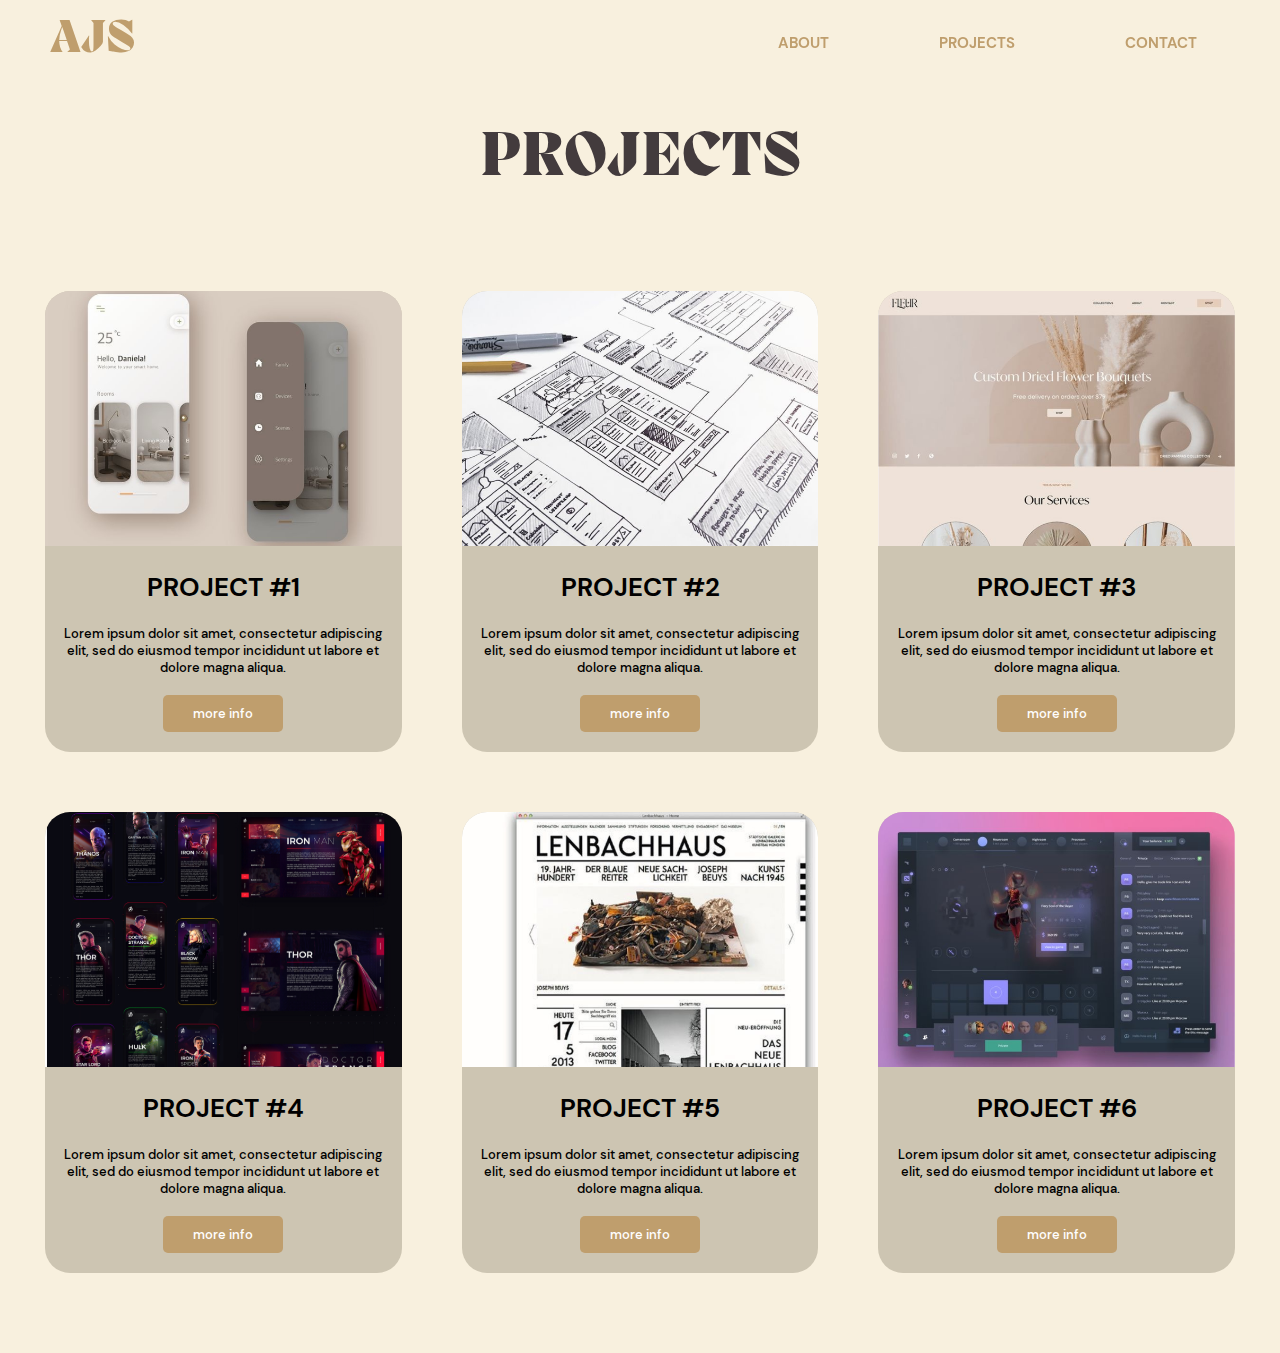
<file: WPI-PersonalWeb[ajsarne]/projects.html>
<!DOCTYPE html>
<html lang="en">
<head>
    <meta charset="UTF-8">
    <meta http-equiv="X-UA-Compatible" content="IE=edge">
    <meta name="viewport" content="width=device-width, initial-scale=1.0">
    <title>Projects</title>
    <link rel="stylesheet" href="https://fonts.sandbox.google.com/css2?family=Material+Symbols+Outlined:opsz,wght,FILL,GRAD@20..48,100..700,0..1,-50..200" />
    <link rel="stylesheet" href="https://fonts.sandbox.google.com/css2?family=Material+Symbols+Outlined:opsz,wght,FILL,GRAD@20..48,100..700,0..1,-50..200" />
    <link rel="stylesheet" href="https://fonts.sandbox.google.com/css2?family=Material+Symbols+Outlined:opsz,wght,FILL,GRAD@20..48,100..700,0..1,-50..200" />
    <link rel="stylesheet" href="projects.css">
</head>
<body>
    
    <header>

    <div class="navigation">
        <nav class="desktop-nav">
            <a href="index.html#home"><label class="logo">AJS</label></a>
            <ul>
                <li><a href="index.html#about" class="link">About</a></li>
                <li><a href="#welcome" class="link">Projects</a></li>
                <li><a href="index.html#contact" class="link">Contact</a></li>
            </ul>
        </nav>
    </div>
    <nav class="nav">
        <a href="index.html#home"><label class="logo1">AJS</label></a>
        <p class="space">hello</p>
        <a href="index.html#about" class="nav-link">
            <span class="material-symbols-outlined">person_pin</span>
        <span class="nav-text">ABOUT</span>
        </a>
        <a href="projects.html" class="nav-link">
            <span class="material-symbols-outlined">work</span>
        <span class="nav-text">PROJECTS</span>
        </a>
        <a href="index.html#contact" class="nav-link">
        <span class="material-symbols-outlined">contact_page</span>
        <span class="nav-text">CONTACT</span>
        </a>
    </nav>

    </header>

    <main>
        <p class="welcome">PROJECTS</p>
        <section id="style">
            <!-- Start Feature Area -->
            <section id="feature-area" class="about-section">
                <div class="feature-content">
                    <img src="intro/1.png" alt="Image">
                    <h2 class="feature-content-title">PROJECT #1</h2>
                    <p class="feature-content-description">Lorem ipsum dolor sit amet, 
                        consectetur adipiscing elit, sed do eiusmod tempor incididunt 
                        ut labore et dolore magna aliqua. 
                    </p>
                    <a href="#" class="feature-content-link">more info</a>
                </div>
                <div class="feature-content">
                    <img src="intro/2.png" alt="Image">
                    <h2 class="feature-content-title">PROJECT #2</h2>
                    <p class="feature-content-description">Lorem ipsum dolor sit amet, 
                        consectetur adipiscing elit, sed do eiusmod tempor incididunt 
                        ut labore et dolore magna aliqua. </p>
                    <a href="#" class="feature-content-link">more info</a>
                </div>
                <div class="feature-content">
                    <img src="intro/3.png" alt="Image">
                    <h2 class="feature-content-title">PROJECT #3</h2>
                    <p class="feature-content-description">Lorem ipsum dolor sit amet, 
                        consectetur adipiscing elit, sed do eiusmod tempor incididunt 
                        ut labore et dolore magna aliqua. 
                    </p>
                    <a href="#" class="feature-content-link">more info</a>
                </div>
                
            </section>

            <section id="feature-area" class="about-section">
                <div class="feature-content">
                    <img src="intro/4.png" alt="Image">
                    <h2 class="feature-content-title">PROJECT #4</h2>
                    <p class="feature-content-description">Lorem ipsum dolor sit amet, 
                        consectetur adipiscing elit, sed do eiusmod tempor incididunt 
                        ut labore et dolore magna aliqua. 
                    </p>
                    <a href="#" class="feature-content-link">more info</a>
                </div>
                <div class="feature-content">
                    <img src="intro/5.png" alt="Image">
                    <h2 class="feature-content-title">PROJECT #5</h2>
                    <p class="feature-content-description">Lorem ipsum dolor sit amet, 
                        consectetur adipiscing elit, sed do eiusmod tempor incididunt 
                        ut labore et dolore magna aliqua. </p>
                    <a href="#" class="feature-content-link">more info</a>
                </div>
                <div class="feature-content">
                    <img src="intro/6.png" alt="Image">
                    <h2 class="feature-content-title">PROJECT #6</h2>
                    <p class="feature-content-description">Lorem ipsum dolor sit amet, 
                        consectetur adipiscing elit, sed do eiusmod tempor incididunt 
                        ut labore et dolore magna aliqua. 
                    </p>
                    <a href="#" class="feature-content-link">more info</a>
                </div>
                
            </section>
    
            <!-- End Feature Area -->
    </main>

</body>
</html>
</file>
<file: WPI-PersonalWeb[ajsarne]/projects.css>
*{ 
    text-decoration: none;
}
/* FONT */
@font-face{
    font-family: 'Migra';
    src: url(fonts/Migra/Migra-Extrabold.ttf);
}
@font-face{
    font-family: 'DMSansBold';
    src: url(fonts/DMSans/DMSans-Bold.ttf);
}
@font-face{
    font-family: 'DMSans';
    src: url(fonts/DMSans/DMSans-Medium.ttf);
}
body{
    background-color: #f8f0de;
}
body{
    margin:0;
}
/* DESKTOP NAVIGATION */
.desktop-nav{
    background: transparent;
    height: 80px;
    width: 100%;
    position: fixed;
    top: 0;
    z-index: 5;
}
label.logo{
    color: #bf9e6d;
    font-size: 3em;
    font-family: migra;
    line-height: 80px;
    padding-left: 50px;
    cursor: pointer;
}
.desktop-nav ul{
    float: right;
    margin-right: 30px;
    margin-top: 3px;
    font-family: dmsansBold;
}
.desktop-nav ul li{
    display: inline-block;
    line-height: 80px;
    margin: 0 40px;
}
.desktop-nav ul li a{
    color:#bf9e6d;
    font-size: 1vw;
    padding: 7px 13px;
    border-radius: 3px;
    text-transform: uppercase;
}
.link:hover{
    text-decoration: 5px underline solid #b67352;
    transition: .3s;
}
a .logo:hover{
    background: transparent;
}
label:hover{
    color:#b67352;
}

/* TITLE */
h1{
    position: absolute;
    left: 80px;
    margin-top: 17px;
    font-family: monospace;
}

/* WELCOME */
.welcome{
    text-align: center;
    margin-top: 120px;
    bottom: 0;
    font-size: 5vw;
    font-family: migra;
    color: #433b3d;
}

/* BACKGROUND */
.bg-img{
    /* background-image: url("1.jpg"); */
    background-position: center;
    background-repeat: no-repeat;
    background-size: cover;
    position: relative;
}
img{
    width: 100%;
    
}

/* SECTIONS */
section{
    padding-bottom:50px;
    padding-left:15px;
    padding-right:15px;
}

section > section{
    padding:0;
}
section p{
    padding:15px;
}

/* FEATURED CONTENT */
.feature-content, .blog-content, .testimonial-content {
    text-align:center;
    background-color:#cdc5b2;
    border-radius: 25px;
    padding-bottom: 30px;
    margin-bottom:30px;
    position: relative;
    overflow: hidden;
}
.feature-content-link{
    color: white;
    background-color: #bf9e6d;
    padding: 10px 30px;
    border-radius: 5px;
    font-size: 1vw;
    font-family: dmsans;
    text-decoration: none;
}
.feature-content-link:hover{
    background-color: #231f20;
}
.feature-content-title{
    font-size: 2vw;
    font-family: dmsansBold;
}
.feature-content-description{
    font-size: 1vw;
    font-family: dmsans;
    padding-top: 0;
}


/* MEDIA SCREEN */
@media screen and (min-width: 900px){
    /*Sections */
    .about-section,.blog-section,.testimonial-section,.mini-testimonial-section{
        display:flex;
        justify-content: center;
    } 
    .feature-content, .blog-content, .testimonial-content,.tm-box{
        margin:30px;
    }
}
@media screen and (min-width: 500px){
    .menu .sublist li{
        padding-left: 30px;
        padding-right: 30px;
    }
}
@media screen and (min-width: 1200px){
    /* menu */
    .menu .sublist li{
        padding-left: 80px;
        padding-right: 80px;
    }
}

/* RESPONSIVENESS */
@media only screen and (min-width: 900px){
    .nav{
        display: none;
    }
    .crsl-wrapper{
        float: left;
        height: 70vh;
        width: 550px;
    }
    }
@media only screen and (max-width: 900px){
    .desktop-nav ul li a{
        display: none;
    }
    .desktop-nav label.logo{
        display: none;
        height: 100px;
    }
    .welcome{
        margin-top: 40px;
    }
    .feature-content-title{
        font-size: 4vw;
    }
    .feature-content-description{
        font-size: 3vw;
    }
    .feature-content-link{
        font-size: 2vw;
    }
    .feature-content, .blog-content, .testimonial-content {
        margin: 20px 25px ;
    }
    h1, .typewriter{
        font-size:10vw;
        margin-top:180px;
        margin-left: 13%;
 
        text-align: center;
    }
    h3, .subheading-1{
        font-size:5vw;
    }
    h5, .subheading-2{
        font-size:4vw;
    }

/* ICONS */
.material-symbols-outlined {
    font-size: 35px;
    color: #bf9e6d;
  font-variation-settings:
  'FILL' 0,
  'wght' 600,
  'GRAD' 0,
  'opsz' 48
}
.material-symbols-outlined:hover{
    color: #b67352;
}
body{
  margin: 0 0 95px 0;
}
label.logo1{
    font-size: 5vw;
    text-align: center;
    color: #bf9e6d;
    font-family: migra;
    line-height: 80px;
    padding-left: 40px;
    padding-top: 35px;
    cursor: pointer;
}
.logo1:hover{
    color: #b67352;
}
.nav{
  position: fixed;
  bottom: 0;
  width: 100%;
  height: 100px;
  margin-right: 90px;
  background-color: transparent;
  display: flex;
  overflow-x: auto;
  z-index: 5;
}
.nav-link{
  display:flex;
  flex-direction: column;
  justify-content: center;
  align-items: center;
  flex-grow: 1;
  min-width: 50px;
  overflow: hidden;
  white-space: nowrap;
  font-size: 10px;
  font-family: dmsans;
  color: #231f20;
  text-decoration: none;
  -webkit-tap-highlight-color: transparent;
  transition: background-color 0.1s ease-in-out;
  z-index: 5;
}
.nav-link:hover{
  color: #b67352;
}
.nav-text{
    color: transparent;
}
.space{
    font-size: 45px;
    color: transparent;
} 
.about-heading{
    font-size: 6vw;
    font-family: migra;
    color: #bf9e6d;
    margin-top: 50px;
    margin-left: 20px;
    left: 0;
}
.about-content{
    font-size: 3vw;
    font-family: dmsans;
    color: #231f20;
    margin: 10px 25px 10px;
    text-align: justify;
} 
.crsl-wrapper {
    height: 50vh;
    margin-top: 75px;
}
.project-heading{
    margin-top: 50px;
    font-size: 7vw;
}
.project-descrp{
    margin-top: 30px;
}
.project-content{
    font-size: 3vw;
}
.contact-heading{
    font-size: 8vw;
}
.contact-content{
    font-size: 3vw;
}
.credits{
    margin-top: 330px;
    font-size: 10px;
}
}

@media (max-width: 1250px) {
    .desktop-nav ul li a{
        font-size: 1.2vw;
    }
}
@media (min-width: 1100px) {
    .desktop-nav ul li a{
        font-size: 1.2vw;
    }
}

@media (min-width: 1250px) {
    .crsl-wrapper{
        height: 80vh;
        width: 750px;
    }
}
@media (min-width: 1500px) {
    .crsl-wrapper{
        height: 80vh;
        width: 950px;
    }
}

@media (min-width: 1750px) {
    .crsl-wrapper{
        height: 80vh;
        width: 1250px;
    }
}
</file>
